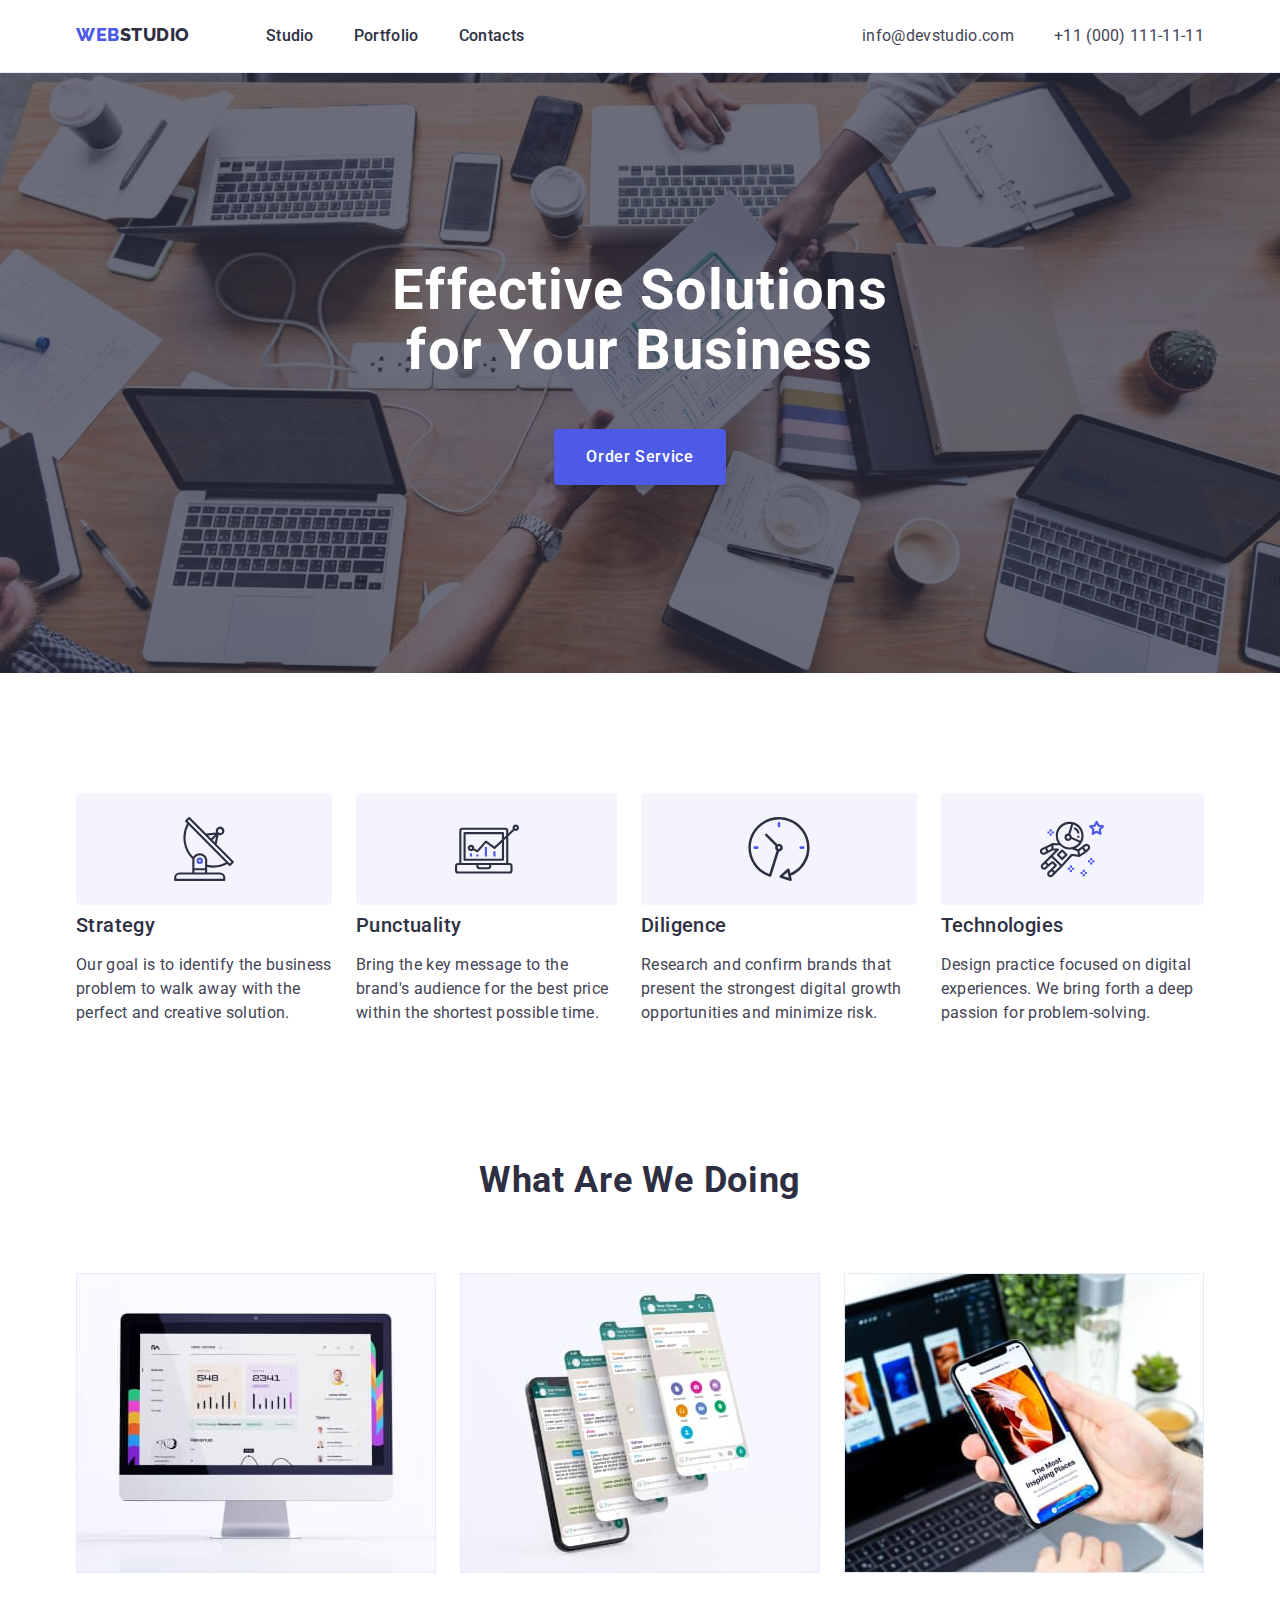
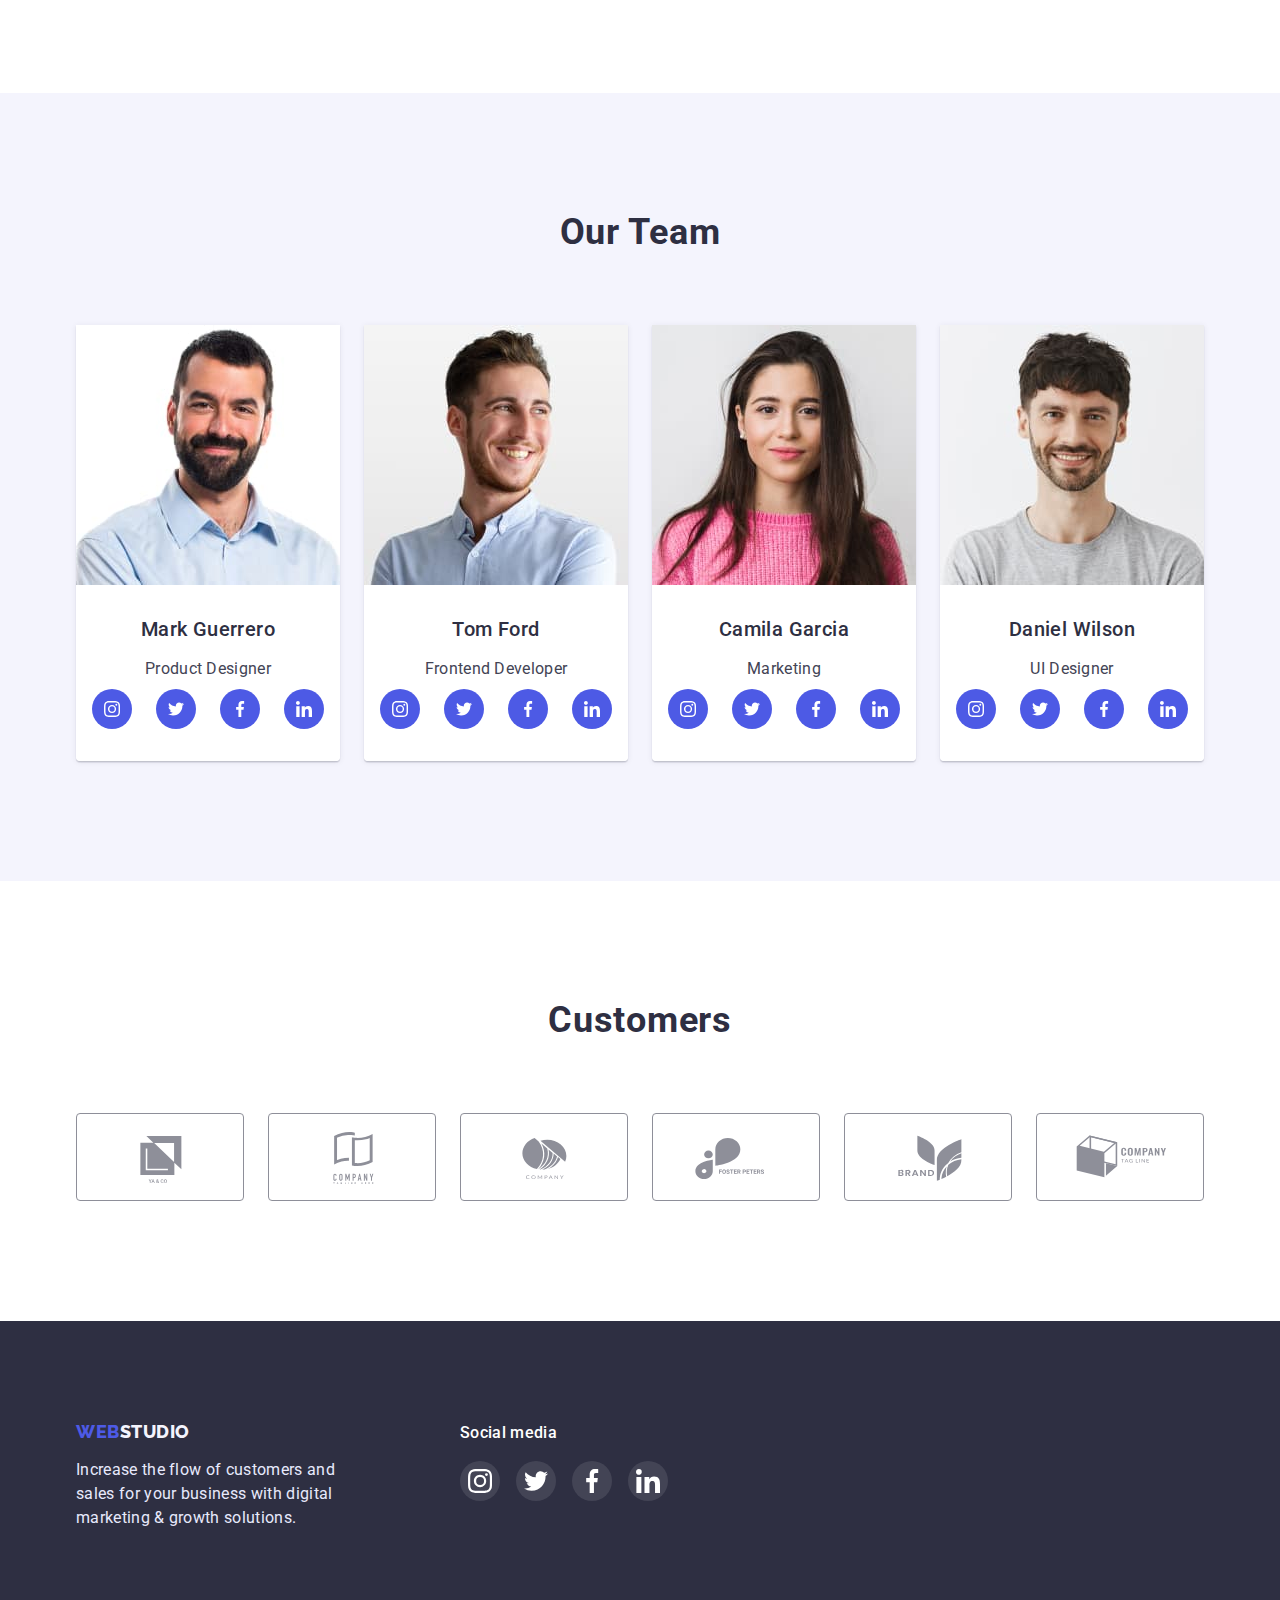
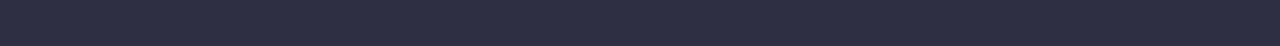
<file: index.html>
<!DOCTYPE html>
<html lang="en">
  <head>
    <meta charset="UTF-8" />
    <meta http-equiv="X-UA-Compatible" content="IE=edge" />
    <meta name="viewport" content="width=device-width, initial-scale=1.0" />
    <title>Web Studio</title>
    <link rel="preconnect" href="https://fonts.googleapis.com" />
    <link rel="preconnect" href="https://fonts.gstatic.com" crossorigin />
    <link href="https://fonts.googleapis.com/css2?family=Raleway:wght@800&family=Roboto:wght@400;500;700&display=swap" rel="stylesheet" />
    <!-- normalizer -->
    <link rel="stylesheet" href="https://cdnjs.cloudflare.com/ajax/libs/modern-normalize/1.1.0/modern-normalize.min.css" />
    <!--  -->
    <link rel="stylesheet" href="./css/styles.css" />
  </head>
  <body>
    <!--! the HEADER for everyone -->
    <header class="header-site">
      <div class="container header-container">
        <nav class="nav-site">
          <!-- Logo -->
          <a class="logo link" href="./index.html">Web<span class="logo-studio-header">Studio</span> </a>
          <ul class="menu list">
            <li class="menu-item"><a class="menu-link link" href="./index.html">Studio</a></li>
            <li class="menu-item"><a class="menu-link link" href="./portfolio.html">Portfolio</a></li>
            <li class="menu-item"><a class="menu-link link" href="">Contacts</a></li>
            <!-- Прибрала current  і перехід до контактів через якор #contacts, бо автоперевірка лається -->
          </ul>
        </nav>
        <address class="contacts">
          <ul class="contacts-list list">
            <li class="contacts-item"><a class="contacts-link link" href="mailto:info@devstudio.com">info@devstudio.com</a></li>
            <li class="contacts-item"><a class="contacts-link link" href="tel:+110001111111">+11 (000) 111-11-11</a></li>
          </ul>
        </address>
      </div>
    </header>
    <!--! MAIN -->
    <main>
      <!--? section 1 hero -->
      <section class="hero">
        <div class="container hero-container">
          <h1 class="title-site">Effective Solutions for Your Business</h1>
          <button class="order-btn" type="button">Order Service</button>
        </div>
      </section>
      <!--? section 2 About our company -->
      <section class="about-company">
        <div class="container">
          <!-- Hidden header -->
          <h2 class="hidden-header">About our company</h2>
          <ul class="about-company-list list">
            <li class="about-company-item">
              <div class="about-company-icon">
                <svg class="company-icon">
                  <use href="./images/decor/icons.svg#icon-antenna"></use>
                </svg>
              </div>
              <h3 class="subtitle">Strategy</h3>
              <p>Our goal is to identify the business problem to walk away with the perfect and creative solution.</p>
            </li>
            <li class="about-company-item">
              <div class="about-company-icon">
                <svg class="company-icon">
                  <use href="./images/decor/icons.svg#icon-diagram"></use>
                </svg>
              </div>
              <h3 class="subtitle">Punctuality</h3>
              <p>Bring the key message to the brand's audience for the best price within the shortest possible time.</p>
            </li>
            <li class="about-company-item">
              <div class="about-company-icon">
                <svg class="company-icon">
                  <use href="./images/decor/icons.svg#icon-clock"></use>
                </svg>
              </div>
              <h3 class="subtitle">Diligence</h3>
              <p>Research and confirm brands that present the strongest digital growth opportunities and minimize risk.</p>
            </li>
            <li class="about-company-item">
              <div class="about-company-icon">
                <svg class="company-icon">
                  <use href="./images/decor/icons.svg#icon-astronaut"></use>
                </svg>
              </div>
              <h3 class="subtitle">Technologies</h3>
              <p>Design practice focused on digital experiences. We bring forth a deep passion for problem-solving.</p>
            </li>
          </ul>
        </div>
      </section>
      <!--? section 3  What are we doing-->
      <section class="doing">
        <div class="container">
          <h2 class="title">What are we doing</h2>
          <ul class="doing-list list">
            <li class="doing-item"><img src="./images/doing/monitor.jpg" alt="Monitor screen with analytical information." width="360" height="300" /></li>
            <li class="doing-item"><img src="./images/doing/phones.jpg" alt="Phone screen and its screenshots with correspondence." width="360" height="300" /></li>
            <li class="doing-item"><img src="./images/doing/laptop-phone.jpg" alt="Phone in hand on the background of a laptop - the choice of a place to relax." width="360" height="300" /></li>
          </ul>
        </div>
      </section>
      <!--? section 4 Our Team -->
      <section class="team">
        <div class="container">
          <h2 class="title">Our Team</h2>
          <ul class="team-list list">
            <li class="team-item">
              <img src="./images/employees/mark-guerrero.jpg" alt="photo of Mark Guerrero" width="264" height="260" />
              <div class="team-info">
                <h3 class="subtitle">Mark Guerrero</h3>
                <p class="profession">Product Designer</p>
                <!-- contacts in social networks -->

                <ul class="social-icon-list list">
                  <li class="social-icon-item">
                    <a class="social-icon-link" href="#">
                      <svg class="social-icon-img">
                        <use href="./images/decor/icons.svg#icon-instagram"></use>
                      </svg>
                    </a>
                  </li>
                  <li class="social-icon-item">
                    <a class="social-icon-link" href="#">
                      <svg class="social-icon-img">
                        <use href="./images/decor/icons.svg#icon-twitter"></use>
                      </svg>
                    </a>
                  </li>
                  <li class="social-icon-item">
                    <a class="social-icon-link" href="#">
                      <svg class="social-icon-img">
                        <use href="./images/decor/icons.svg#icon-facebook"></use>
                      </svg>
                    </a>
                  </li>
                  <li class="social-icon-item">
                    <a class="social-icon-link" href="#">
                      <svg class="social-icon-img">
                        <use href="./images/decor/icons.svg#icon-linkedin"></use>
                      </svg>
                    </a>
                  </li>
                </ul>

                <!-- / contacts in social networks -->
              </div>
            </li>
            <li class="team-item">
              <img src="./images/employees/tom-ford.jpg" alt="photo of Tom Ford" width="264" height="260" />
              <div class="team-info">
                <h3 class="subtitle">Tom Ford</h3>
                <p class="profession">Frontend Developer</p>
                <!-- contacts in social networks -->

                <ul class="social-icon-list list">
                  <li class="social-icon-item">
                    <a class="social-icon-link" href="#">
                      <svg class="social-icon-img">
                        <use href="./images/decor/icons.svg#icon-instagram"></use>
                      </svg>
                    </a>
                  </li>
                  <li class="social-icon-item">
                    <a class="social-icon-link" href="#">
                      <svg class="social-icon-img">
                        <use href="./images/decor/icons.svg#icon-twitter"></use>
                      </svg>
                    </a>
                  </li>
                  <li class="social-icon-item">
                    <a class="social-icon-link" href="#">
                      <svg class="social-icon-img">
                        <use href="./images/decor/icons.svg#icon-facebook"></use>
                      </svg>
                    </a>
                  </li>
                  <li class="social-icon-item">
                    <a class="social-icon-link" href="#">
                      <svg class="social-icon-img">
                        <use href="./images/decor/icons.svg#icon-linkedin"></use>
                      </svg>
                    </a>
                  </li>
                </ul>

                <!-- / contacts in social networks -->
              </div>
            </li>
            <li class="team-item">
              <img src="./images/employees/camila-garcia.jpg" alt="photo of Camila Garcia" width="264" height="260" />
              <div class="team-info">
                <h3 class="subtitle">Camila Garcia</h3>
                <p class="profession">Marketing</p>
                <!-- contacts in social networks -->

                <ul class="social-icon-list list">
                  <li class="social-icon-item">
                    <a class="social-icon-link" href="#">
                      <svg class="social-icon-img">
                        <use href="./images/decor/icons.svg#icon-instagram"></use>
                      </svg>
                    </a>
                  </li>
                  <li class="social-icon-item">
                    <a class="social-icon-link" href="#">
                      <svg class="social-icon-img">
                        <use href="./images/decor/icons.svg#icon-twitter"></use>
                      </svg>
                    </a>
                  </li>
                  <li class="social-icon-item">
                    <a class="social-icon-link" href="#">
                      <svg class="social-icon-img">
                        <use href="./images/decor/icons.svg#icon-facebook"></use>
                      </svg>
                    </a>
                  </li>
                  <li class="social-icon-item">
                    <a class="social-icon-link" href="#">
                      <svg class="social-icon-img">
                        <use href="./images/decor/icons.svg#icon-linkedin"></use>
                      </svg>
                    </a>
                  </li>
                </ul>

                <!-- / contacts in social networks -->
              </div>
            </li>
            <li class="team-item">
              <img src="./images/employees/daniel-wilson.jpg" alt="hoto of Daniel Wilson" width="264" height="260" />
              <div class="team-info">
                <h3 class="subtitle">Daniel Wilson</h3>
                <p class="profession">UI Designer</p>
                <!-- contacts in social networks -->

                <ul class="social-icon-list list">
                  <li class="social-icon-item">
                    <a class="social-icon-link" href="#">
                      <svg class="social-icon-img">
                        <use href="./images/decor/icons.svg#icon-instagram"></use>
                      </svg>
                    </a>
                  </li>
                  <li class="social-icon-item">
                    <a class="social-icon-link" href="#">
                      <svg class="social-icon-img">
                        <use href="./images/decor/icons.svg#icon-twitter"></use>
                      </svg>
                    </a>
                  </li>
                  <li class="social-icon-item">
                    <a class="social-icon-link" href="#">
                      <svg class="social-icon-img">
                        <use href="./images/decor/icons.svg#icon-facebook"></use>
                      </svg>
                    </a>
                  </li>
                  <li class="social-icon-item">
                    <a class="social-icon-link" href="#">
                      <svg class="social-icon-img">
                        <use href="./images/decor/icons.svg#icon-linkedin"></use>
                      </svg>
                    </a>
                  </li>
                </ul>

                <!-- / contacts in social networks -->
              </div>
            </li>
          </ul>
        </div>
      </section>

      <!--? section 5  Customers-->
      <section class="customers">
        <div class="container">
          <h2 class="title">Customers</h2>
          <ul class="customers-list list">
            <li class="customers-item">
              <a class="customers-link link" href="">
                <svg class="customers-img">
                  <use href="./images/decor/icons.svg#icon-Logo1"></use>
                </svg>
              </a>
            </li>
            <li class="customers-item">
              <a class="customers-link link" href="">
                <svg class="customers-img">
                  <use href="./images/decor/icons.svg#icon-Logo2"></use>
                </svg>
              </a>
            </li>
            <li class="customers-item">
              <a class="customers-link link" href="">
                <svg class="customers-img">
                  <use href="./images/decor/icons.svg#icon-Logo3"></use>
                </svg>
              </a>
            </li>
            <li class="customers-item">
              <a class="customers-link link" href="">
                <svg class="customers-img">
                  <use href="./images/decor/icons.svg#icon-Logo4"></use>
                </svg>
              </a>
            </li>
            <li class="customers-item">
              <a class="customers-link link" href="">
                <svg class="customers-img">
                  <use href="./images/decor/icons.svg#icon-Logo5"></use>
                </svg>
              </a>
            </li>
            <li class="customers-item">
              <a class="customers-link link" href="">
                <svg class="customers-img">
                  <use href="./images/decor/icons.svg#icon-Logo6"></use>
                </svg>
              </a>
            </li>
          </ul>
        </div>
      </section>
    </main>
    <!--! the FOOTER for everyone -->
    <footer class="footer-site">
      <div class="container footer-cotainer">
        <!-- Logo -->
        <div class="footer-info">
          <a class="logo logo-footer link" href="./index.html">Web<span class="logo-studio-footer">Studio</span> </a>
          <p class="footer-text">Increase the flow of customers and sales for your business with digital marketing & growth solutions.</p>
        </div>

        <!-- footer contacts in social networks footer -->
        <div class="footer-social-icon">
          <h4 class="footer-social-title">Social media</h4>
          <ul class="footer-social-icon-list list">
            <li class="footer-social-icon-item">
              <a class="footer-social-icon-link" href="#">
                <svg class="footer-social-icon-img">
                  <use href="./images/decor/icons.svg#icon-instagram"></use>
                </svg>
              </a>
            </li>
            <li class="footer-social-icon-item">
              <a class="footer-social-icon-link" href="#">
                <svg class="footer-social-icon-img">
                  <use href="./images/decor/icons.svg#icon-twitter"></use>
                </svg>
              </a>
            </li>
            <li class="footer-social-icon-item">
              <a class="footer-social-icon-link" href="#">
                <svg class="footer-social-icon-img">
                  <use href="./images/decor/icons.svg#icon-facebook"></use>
                </svg>
              </a>
            </li>
            <li class="footer-social-icon-item">
              <a class="footer-social-icon-link" href="#">
                <svg class="footer-social-icon-img">
                  <use href="./images/decor/icons.svg#icon-linkedin"></use>
                </svg>
              </a>
            </li>
          </ul>
        </div>
        <!-- / footer contacts in social networks -->
      </div>
    </footer>
  </body>
</html>
</file>
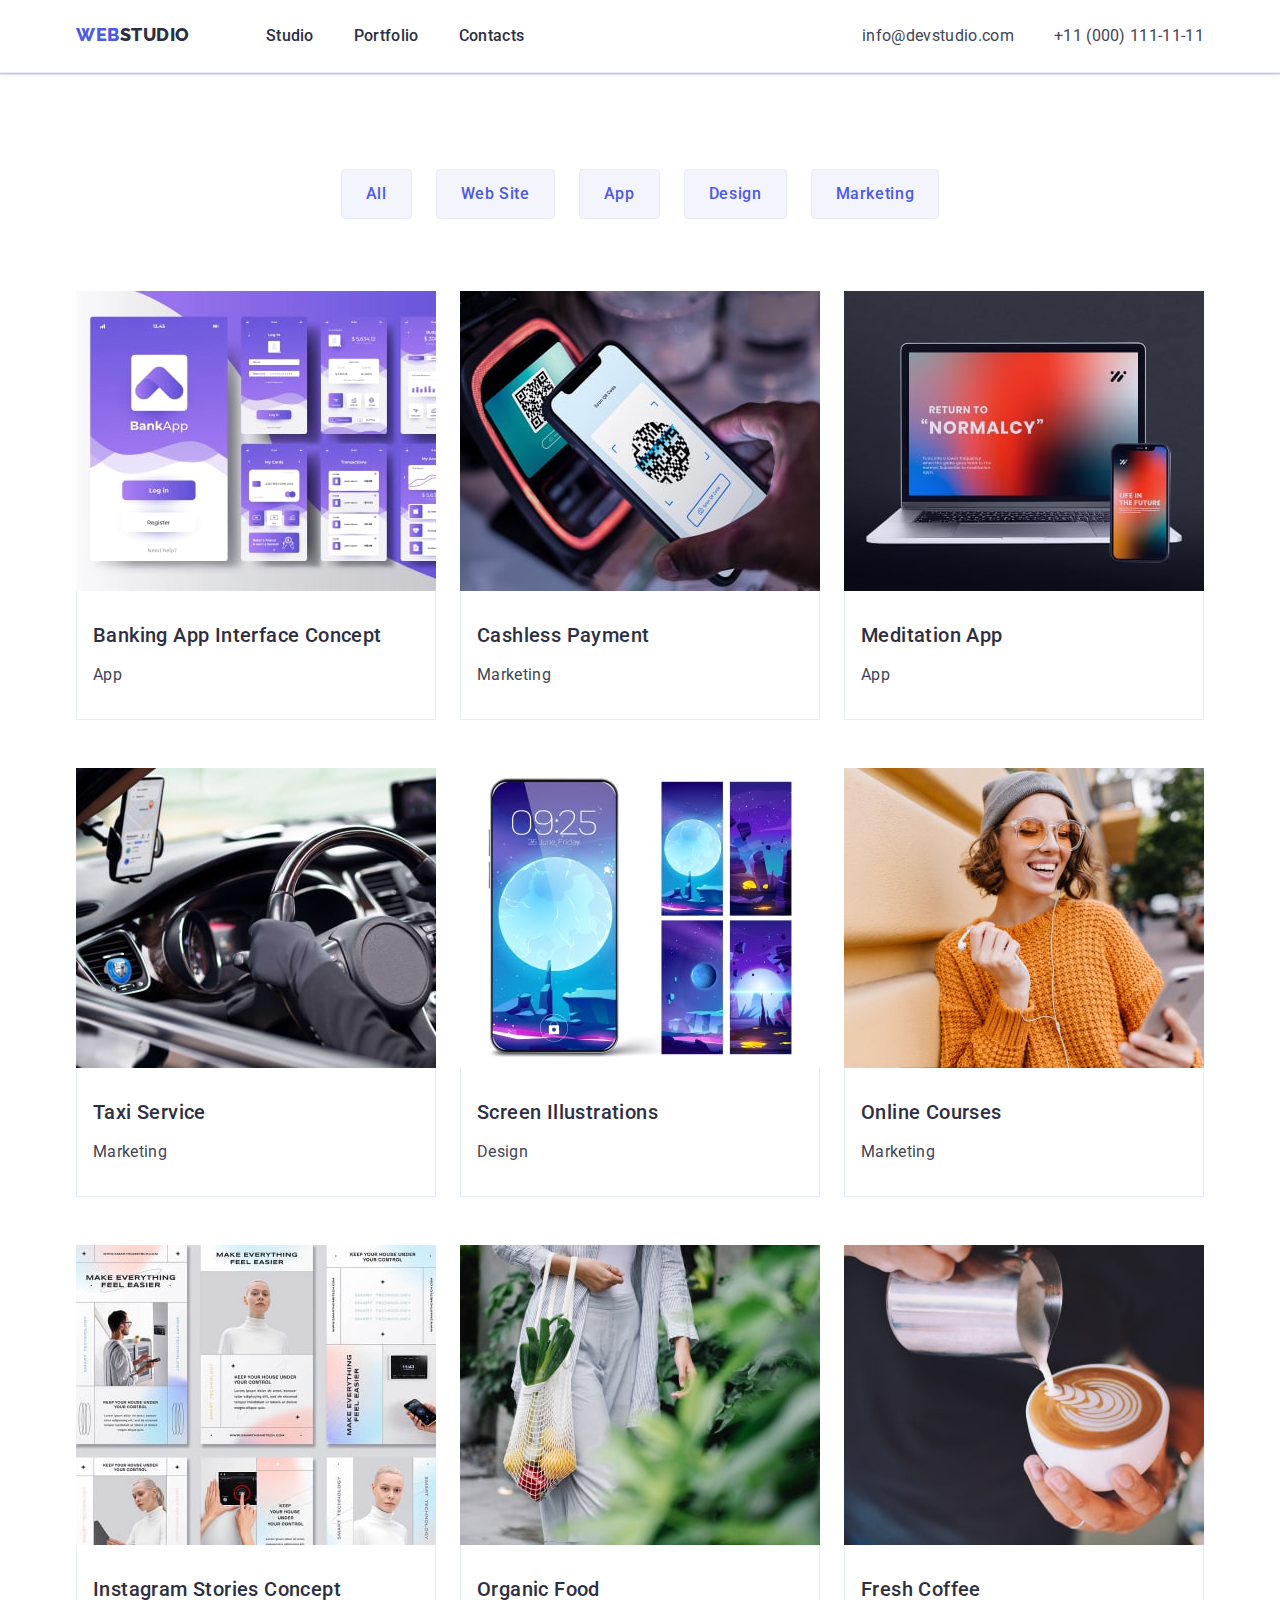
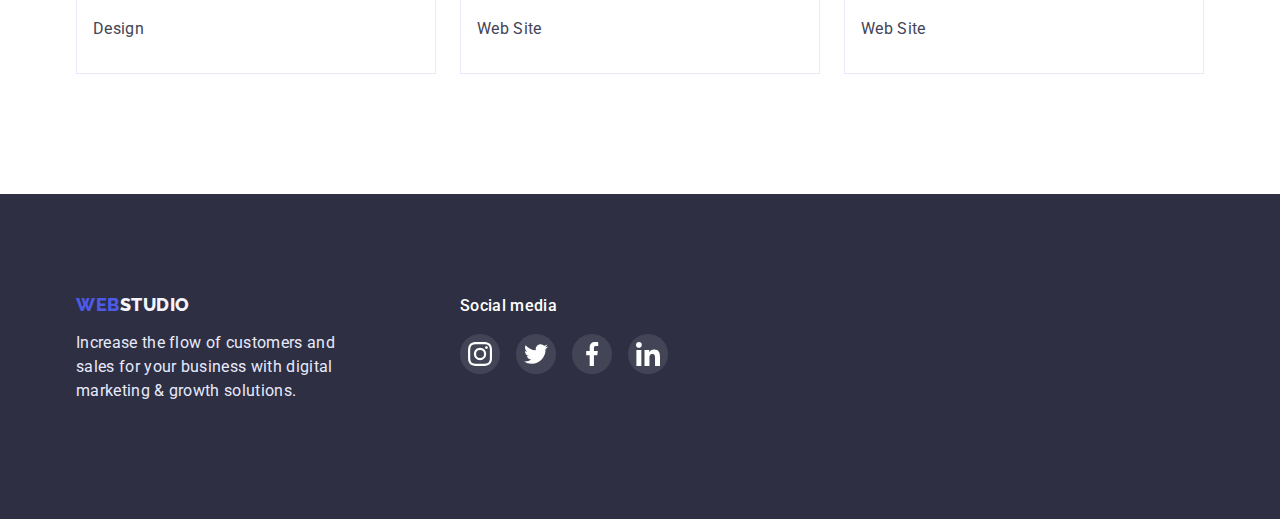
<file: portfolio.html>
<!DOCTYPE html>
<html lang="en">
  <head>
    <meta charset="UTF-8" />
    <meta http-equiv="X-UA-Compatible" content="IE=edge" />
    <meta name="viewport" content="width=device-width, initial-scale=1.0" />
    <title>Portfolio</title>
    <link rel="preconnect" href="https://fonts.googleapis.com" />
    <link rel="preconnect" href="https://fonts.gstatic.com" crossorigin />
    <link href="https://fonts.googleapis.com/css2?family=Raleway:wght@800&family=Roboto:wght@400;500;700&display=swap" rel="stylesheet" />
    <!-- normalizer -->
    <link rel="stylesheet" href="https://cdnjs.cloudflare.com/ajax/libs/modern-normalize/1.1.0/modern-normalize.min.css" />
    <!--  -->
    <link rel="stylesheet" href="./css/styles.css" />
  </head>
  <body>
    <!--! the HEADER for everyone -->
    <header class="header-site">
      <div class="container header-container">
        <nav class="nav-site">
          <!-- Logo -->
          <a class="logo link" href="./index.html">Web<span class="logo-studio-header">Studio</span> </a>
          <ul class="menu list">
            <li class="menu-item"><a class="menu-link link" href="./index.html">Studio</a></li>
            <li class="menu-item"><a class="menu-link link" href="./portfolio.html">Portfolio</a></li>
            <li class="menu-item"><a class="menu-link link" href="">Contacts</a></li>
            <!-- Прибрала current  і перехід до контактів через якор #contacts, бо автоперевірка лається -->
          </ul>
        </nav>
        <address class="contacts">
          <ul class="contacts-list list">
            <li class="contacts-item"><a class="contacts-link link" href="mailto:info@devstudio.com">info@devstudio.com</a></li>
            <li class="contacts-item"><a class="contacts-link link" href="tel:+110001111111">+11 (000) 111-11-11</a></li>
          </ul>
        </address>
      </div>
    </header>
    <!--! MAIN -->
    <main>
      <!--? Our projects -->
      <section class="projects">
        <div class="container">
          <!-- Hidden header -->
          <h1 class="hidden-header">Portfolio</h1>
          <!-- Filter -->
          <ul class="selection-portfolio list">
            <li class="selection-item"><button class="selection-btn" type="button">All</button></li>
            <li class="selection-item"><button class="selection-btn" type="button">Web Site</button></li>
            <li class="selection-item"><button class="selection-btn" type="button">App</button></li>
            <li class="selection-item"><button class="selection-btn" type="button">Design</button></li>
            <li class="selection-item"><button class="selection-btn" type="button">Marketing</button></li>
          </ul>
          <!-- Photo gallery of projects -->
          <ul class="projects-list list">
            <li class="projects-item">
              <a class="projects-link link" href="">
                <img src="./images/portfolio/banking-app-interface11.jpg" alt="Banking App Screenshots" width="360" height="300" />
                <div class="projects-info">
                  <h2 class="subtitle">Banking App Interface Concept</h2>
                  <p class="projects-text">App</p>
                </div>
              </a>
            </li>
            <li class="projects-item">
              <a class="projects-link link" href="">
                <img src="./images/portfolio/cashless-payment12.jpg" alt="laptop and phone with cashless payment application" width="360" height="300" />
                <div class="projects-info">
                  <h2 class="subtitle">Cashless Payment</h2>
                  <p class="projects-text">Marketing</p>
                </div>
              </a>
            </li>
            <li class="projects-item">
              <a class="projects-link link" href="">
                <img src="./images/portfolio/meditaion-app13.jpg" alt="laptop and phone with meditation app" width="360" height="300" />
                <div class="projects-info">
                  <h2 class="subtitle">Meditation App</h2>
                  <p class="projects-text">App</p>
                </div>
              </a>
            </li>
            <li class="projects-item">
              <a class="projects-link link" href="">
                <img src="./images/portfolio/taxi-service21.jpg" alt="taxi app phone" width="360" height="300" />
                <div class="projects-info">
                  <h2 class="subtitle">Taxi Service</h2>
                  <p class="projects-text">Marketing</p>
                </div>
              </a>
            </li>
            <li class="projects-item">
              <a class="projects-link link" href="">
                <img src="./images/portfolio/screen-illustrations22.jpg" alt="phone screen pictures" width="360" height="300" />
                <div class="projects-info">
                  <h2 class="subtitle">Screen Illustrations</h2>
                  <p class="projects-text">Design</p>
                </div>
              </a>
            </li>
            <li class="projects-item">
              <a class="projects-link link" href="">
                <img src="./images/portfolio/online-courses23.jpg" alt="girl looking at the phone" width="360" height="300" />
                <div class="projects-info">
                  <h2 class="subtitle">Online Courses</h2>
                  <p class="projects-text">Marketing</p>
                </div>
              </a>
            </li>
            <li class="projects-item">
              <a class="projects-link link" href="">
                <img src="./images/portfolio/instagram-concept31.jpg" alt="instagram stories" width="360" height="300" />
                <div class="projects-info">
                  <h2 class="subtitle">Instagram Stories Concept</h2>
                  <p class="projects-text">Design</p>
                </div>
              </a>
            </li>
            <li class="projects-item">
              <a class="projects-link link" href="">
                <img src="./images/portfolio/organic-food32.jpg" alt="fruits and vegetables in a bag" width="360" height="300" />
                <div class="projects-info">
                  <h2 class="subtitle">Organic Food</h2>
                  <p class="projects-text">Web Site</p>
                </div>
              </a>
            </li>
            <li class="projects-item">
              <a class="projects-link link" href="">
                <img src="./images/portfolio/fresh-coffee33.jpg" alt="cup of coffee" width="360" height="300" />
                <div class="projects-info">
                  <h2 class="subtitle">Fresh Coffee</h2>
                  <p class="projects-text">Web Site</p>
                </div>
              </a>
            </li>
          </ul>
        </div>
      </section>
    </main>
    <!--! the FOOTER for everyone -->
    <footer class="footer-site">
      <div class="container footer-cotainer">
        <!-- Logo -->
        <div class="footer-info">
          <a class="logo logo-footer link" href="./index.html">Web<span class="logo-studio-footer">Studio</span> </a>
          <p class="footer-text">Increase the flow of customers and sales for your business with digital marketing & growth solutions.</p>
        </div>

        <!-- footer contacts in social networks footer -->
        <div class="footer-social-icon">
          <h4 class="footer-social-title">Social media</h4>
          <ul class="footer-social-icon-list list">
            <li class="footer-social-icon-item">
              <a class="footer-social-icon-link" href="#">
                <svg class="footer-social-icon-img">
                  <use href="./images/decor/icons.svg#icon-instagram"></use>
                </svg>
              </a>
            </li>
            <li class="footer-social-icon-item">
              <a class="footer-social-icon-link" href="#">
                <svg class="footer-social-icon-img">
                  <use href="./images/decor/icons.svg#icon-twitter"></use>
                </svg>
              </a>
            </li>
            <li class="footer-social-icon-item">
              <a class="footer-social-icon-link" href="#">
                <svg class="footer-social-icon-img">
                  <use href="./images/decor/icons.svg#icon-facebook"></use>
                </svg>
              </a>
            </li>
            <li class="footer-social-icon-item">
              <a class="footer-social-icon-link" href="#">
                <svg class="footer-social-icon-img">
                  <use href="./images/decor/icons.svg#icon-linkedin"></use>
                </svg>
              </a>
            </li>
          </ul>
        </div>
        <!-- / footer contacts in social networks -->
      </div>
    </footer>
  </body>
</html>
</file>
<file: css/styles.css>
:root {
  --color-dark: #2e2f42;
  --color-text: #434455;
  --color-primary-brand: #4d5ae5;
  --color-pressed-state: #404bbf;
  --color-accent: #e7e9fc;
  --color-light: #f4f4fd;
  --color-title-site: #ffffff;
  --color-grey-icon: #8e8f99;
  --default-big-gap: 120px;
  --default-small-gap: 24px;
}

body {
  font-family: "Roboto", sans-serif;
  /* paragraph text color */
  font-size: 16px;
  line-height: 1.5;
  letter-spacing: 0.02em;
  color: var(--color-text);
}

/*! ********************** COMPONENTS ***********************/
h1,
h2,
h3,
h4 p {
  margin-top: 0;
  margin-bottom: 0;
}

img {
  display: block;
  max-width: 100%;
  height: auto;
}

.list {
  list-style: none;
  margin-top: 0;
  margin-bottom: 0;
  padding-left: 0;
}

.link {
  text-decoration: none;
}
.container {
  width: 1158px;
  padding-left: 15px;
  padding-right: 15px;
  margin: 0 auto;
}
.hidden-header {
  /* display: none; */
  position: absolute;
  width: 1px;
  height: 1px;
  margin: -1px;
  border: 0;
  padding: 0;
  white-space: nowrap;
  clip-path: inset(100%);
  clip: rect(0 0 0 0);
  overflow: hidden;
}

.subtitle {
  margin-bottom: calc(var(--default-small-gap) / 3);
  font-weight: 500;
  font-size: 20px;
  line-height: 1.2;
  letter-spacing: 0.02em;
  color: var(--color-dark);
}
.title {
  margin-bottom: calc(3 * (var(--default-small-gap)));
  font-size: 36px;
  line-height: 1.11;
  letter-spacing: 0.02em;
  text-transform: capitalize;
  color: var(--color-dark);
  text-align: center;
}
.profession {
  font-size: 16px;
}

/* Хоч ця якість по замовченню від браузера + наслідується від body але задала чтоб виконати вимоги автоперевірки */
/*! ********************** / COMPONENTS ***********************/

/*! ***************** HEADER (for everyone)******************/
.header-site {
  padding-top: var(--default-small-gap);
  padding-bottom: var(--default-small-gap);
  background-color: var(--color-title-site);
  border-bottom: 1px solid var(--color-accent);
  box-shadow: 0px 2px 1px rgba(46, 47, 66, 0.08), 0px 1px 1px rgba(46, 47, 66, 0.16), 0px 1px 6px rgba(46, 47, 66, 0.08);
}

.header-container {
  display: flex;
  justify-content: space-between;
  align-items: center;
}

.nav-site {
  display: flex;
}

/*?============== Logo  ==============*/
/*== components for all logs ==*/
.logo {
  margin-right: 76px;
  font-family: "Raleway", sans-serif;
  font-weight: 800;
  font-size: 18px;
  line-height: 1.17;
  /* Хоч на проекті у figma стоїть 24рх. А 24:18 =1.33 але задала  1.17чтоб виконати вимоги автоперевірки */
  text-transform: uppercase;
  letter-spacing: 0.03em;
  color: var(--color-primary-brand);
}

/*== / for all logs ==*/

.logo-studio-header {
  color: var(--color-dark);
}

.logo-studio-footer {
  color: var(--color-light);
}

/*?============== / Logo  ==============*/

/*?============== Menu  ==============*/
.menu-link {
  font-weight: 500;
  font-size: 16px;
  line-height: 1.5;
  letter-spacing: 0.02em;
  color: var(--color-dark);
}

.menu-link:hover,
.menu-link:focus,
.menu-link:active {
  color: var(--color-pressed-state);
}

.menu {
  display: flex;
  gap: 40px;
}

/* .menu-item:not(:last-child) {
  margin-right: 40px;
} */

/*?============== / Menu  ==============*/

/*?============== Contacts  ==============*/

.contacts {
  font-style: normal;
}

.contacts-list {
  display: flex;
  gap: 40px;
}

.contacts-link {
  line-height: 1.5;
  letter-spacing: 0.02em;
  color: var(--color-text);
}

.contacts-link:hover,
.contacts-link:focus {
  color: var(--color-pressed-state);
}

/*?============== / Contacts  ==============*/
/*! ********************** / HEADER ***********************/

/*%%%%%%%%%%%%%%%%%%%%%%%% MAIN PAGE %%%%%%%%%%%%%%%%%%%%%%%%*/

/*! ********************** MAIN INDEX  ***********************/
/*?============== Hero  ==============*/
.hero {
  background-color: var(--color-dark);
  background-image: linear-gradient(rgba(46, 47, 66, 0.7), rgba(46, 47, 66, 0.7)), url(../images/decor/hero.jpg);

  background-position: center;
  background-size: cover;
  background-repeat: no-repeat;

  max-width: 1440px;
  height: 600px;
  margin-left: auto;
  margin-right: auto;
  text-align: center;
  padding-top: 188px;
  padding-bottom: 188px;
}

.title-site {
  display: block;
  max-width: 496px;
  margin: 0 auto calc(2 * var(--default-small-gap));
  font-size: 56px;
  line-height: 1.07;
  text-align: center;
  letter-spacing: 0.02em;
  color: var(--color-title-site);
}

.order-btn {
  padding: 16px 32px;
  min-width: 169px;
  background: var(--color-primary-brand);
  box-shadow: 0px 4px 4px rgba(0, 0, 0, 0.15);
  border-radius: 4px;
  border: none;

  /* Button Text */
  font-family: inherit;
  font-style: normal;
  font-weight: 500;
  font-size: 16px;
  line-height: 1.5;
  letter-spacing: 0.04em;
  color: var(--color-title-site);
}

.order-btn:hover,
.order-btn:focus {
  background-color: var(--color-pressed-state);
}

.order-btn {
  cursor: pointer;
}

/*?============== / 1 Hero  ==============*/

/*?=========== 2 About our company  ===========*/
/* Styles for <h2 class="hidden-header">, <h3 class="subtitle"> are defined in the COMPONENTS section. <p> inherits styles from body */

.about-company {
  padding-top: var(--default-big-gap);
  padding-bottom: var(--default-big-gap);
}

.about-company-list {
  display: flex;
  gap: var(--default-small-gap);
}

.about-company-item {
  width: calc((100% -3 * var(--default-small-gap)) / 4);
}

/* .about-company-item:not(:last-child) {
  margin-right: 24px;
} */
.about-company-icon {
  display: flex;

  /* width: 264px; */

  height: 112px;
  padding: 0;
  margin-bottom: 8px;
  background: var(--color-light);
  border-radius: 4px;
  justify-content: center;
  align-items: center;
}

.company-icon {
  width: 64px;
  height: 64px;
}

/*?=========== / About our company  ===========*/

/*?=========== 3 What are we doing  ===========*/
/* Styles for <h2 class="title"> are defined in the COMPONENTS section. */
.doing {
  padding-bottom: var(--default-big-gap);
}

.doing-list {
  display: flex;
  gap: var(--default-small-gap);
}

/* .doing-item:not(:last-child) {
  padding-right: 24px;
} */
/*?=========== / What are we doing  ===========*/

/*?=========== 4 Our Team  ===========*/
.team {
  background-color: var(--color-light);
  padding-top: var(--default-big-gap);
  padding-bottom: var(--default-big-gap);
}

/* Styles for <h2 class="title">,  <h3 class="subtitle"> are defined in the COMPONENTS section. <p> inherits styles from body */

.team-list {
  display: flex;

  gap: var(--default-small-gap);
}

.team-item {
  flex-basis: calc((100% - 3 * var(--default-small-gap)) / 4);
  box-shadow: 0px 1px 6px rgba(46, 47, 66, 0.08), 0px 1px 1px rgba(46, 47, 66, 0.16), 0px 2px 1px rgba(46, 47, 66, 0.08);
  border-radius: 0px 0px 4px 4px;
}

.team-info {
  background-color: var(--color-title-site);
  text-align: center;
  padding: 32px 0;
  border-radius: 0px 0px 4px 4px;
}

/* .team-item:not(:last-child) {
  margin-right: 24px;
} */
.profession {
  text-align: center;
  margin-bottom: calc(var(--default-small-gap) / 3);
}

/* <!-- contacts in social networks --> */

.social-icon-list {
  display: flex;
  margin: 0;
  padding: 0;

  justify-content: center;
  gap: var(--default-small-gap);
}

.social-icon-item {
  width: 40px;
  height: 40px;
}

.social-icon-link {
  width: 100%;
  height: 100%;
  margin: 0;
  padding: 0;
  display: flex;
  border-radius: 50%;
  background: var(--color-primary-brand);
  display: flex;
  align-items: center;
  justify-content: center;
}

.social-icon-img {
  width: 16px;
  height: 16px;
  fill: var(--color-title-site);
}

.social-icon-link:hover {
  background: var(--color-pressed-state);
}

/* <!-- /contacts in social networks --> */
/*?=========== / Our Team  ===========*/

/*?=========== 5 Customers  ===========*/

.customers {
  padding-top: var(--default-big-gap);
  padding-bottom: var(--default-big-gap);
  padding-left: auto;
  padding-right: auto;
}

.customers-list {
  display: flex;
  gap: var(--default-small-gap);
  margin: 0;
  padding: 0;
}

.customers-item {
  align-items: center;
  width: calc((100% - 5 * var(--default-small-gap)) / 6);
}

.customers-link {
  display: block;
  margin: 0;
  padding: 0;
  height: 88px;
  border: 1px solid var(--color-grey-icon);
  border-radius: 4px;
  display: flex;
  justify-content: center;
  align-items: center;
  /* //// */
  color: var(--color-grey-icon);
}

.customers-img {
  width: 104px;
  height: 56px;
  /* fill: var(--color-grey-icon); */
  fill: currentColor;
}

/* .customers-img:hover,
.customers-img:focus,
.customers-img:active {
  fill: var(--color-pressed-state);
} */

.customers-link:hover,
.customers-link:focus,
.customers-link:active {
  border: 1px solid var(--color-pressed-state);
  color: var(--color-pressed-state);
}

/*! ********************* / MAIN INDEX *********************/

/*%%%%%%%%%%%%%%%%%%%%%%%% / MAIN PAGE %%%%%%%%%%%%%%%%%%%%%%%%*/

/*%%%%%%%%%%%%%%%%%%%%%%%% PORTFOLIO %%%%%%%%%%%%%%%%%%%%%%%%*/
/*! ********************  MAIN PORTFOLIO*********************/
/*?=========== Our projects  ===========*/

/* Styles for <h2 class="hidden-header">,  are defined in the COMPONENTS section. */
/*?============== Filter ==============*/

.projects {
  padding-top: 96px;
  padding-bottom: var(--default-big-gap);
}

.selection-portfolio {
  display: flex;
  justify-content: center;
  gap: var(--default-small-gap);
  margin-bottom: 72px;
}

.selection-btn {
  background: var(--color-light);
  border: 1px solid var(--color-accent);
  border-radius: 4px;
  padding: 12px 24px;

  /* Button Text */
  font-family: inherit;
  font-weight: 500;
  font-size: 16px;
  line-height: 1.5;
  letter-spacing: 0.04em;
  color: var(--color-primary-brand);
}

.selection-btn:hover,
.selection-btn:focus {
  background-color: var(--color-pressed-state);
  color: var(--color-title-site);
  box-shadow: 0px 3px 1px rgba(0, 0, 0, 0.1), 0px 2px 1px rgba(0, 0, 0, 0.08), 0px 2px 2px rgba(0, 0, 0, 0.12);
  border-color: var(--color-pressed-state);
}

.selection-btn {
  cursor: pointer;
}

/*?============== / Filter ==============*/

/*?========= /Photo gallery of projects ==========*/

.projects-list {
  display: flex;
  flex-wrap: wrap;
  gap: calc(2 * var(--default-small-gap)) var(--default-small-gap);
}

.projects-item {
  flex-basis: calc((100% - 2 * var(--default-small-gap)) / 3);
}

.projects-link {
  display: block;
}

.projects-link:hover {
  box-shadow: 0px 1px 6px rgba(46, 47, 66, 0.08), 0px 1px 1px rgba(46, 47, 66, 0.16), 0px 2px 1px rgba(46, 47, 66, 0.08);
}

.projects-info {
  padding: 32px 16px;
  background: var(--color-title-site);
  border-left: 1px solid var(--color-accent);
  border-bottom: 1px solid var(--color-accent);
  border-right: 1px solid var(--color-accent);
}

/* Styles for  <h2 class="subtitle"> are defined in the COMPONENTS section. <p> inherits styles from body (except color)*/
.projects-text {
  color: var(--color-text);
  margin-bottom: 0;
}

/*?========= / Photo gallery of projects ==========*/
/*! ******************** / MAIN PORTFOLIO *********************/
/*%%%%%%%%%%%%%%%%%%%%%%%% /PORTFOLIO %%%%%%%%%%%%%%%%%%%%%%%%*/

/*! ***************** FOOTER (for everyone)******************/
.footer-site {
  background: var(--color-dark);
  padding-top: 100px;
  padding-bottom: 100px;
}

.footer-cotainer {
  display: flex;
  align-items: flex-start;
}

.logo-footer {
  display: block;
  margin-right: 0;
  margin-bottom: 16px;
}

.footer-text {
  color: var(--color-accent);
}

.footer-info {
  max-width: 264px;
  margin-right: var(--default-big-gap);
}

.footer-social-icon {
  width: 208px;
  height: 80px;
}

.footer-social-title {
  margin-top: 0;
  margin-bottom: 16px;
  font-style: normal;
  font-weight: 500;
  font-size: 16px;
  line-height: 1.5em;
  letter-spacing: 0.02em;

  color: var(--color-title-site);
}

.footer-social-icon-list {
  display: flex;
  justify-content: center;
  gap: 16px;
}

.footer-social-icon-item {
  width: 40px;
  height: 40px;
}

.footer-social-icon-link {
  width: 100%;
  height: 100%;
  margin: 0;
  padding: 0;
  display: flex;
  border-radius: 50%;
  background-color: rgba(255, 255, 255, 0.1);
  display: flex;
  align-items: center;
  justify-content: center;
}

.footer-social-icon-img {
  width: 24px;
  height: 24px;
  fill: var(--color-title-site);
}

.footer-social-icon-link:hover {
  background-color: #31d0aa;
}

/*! ********************** / FOOTER ***********************/
</file>
